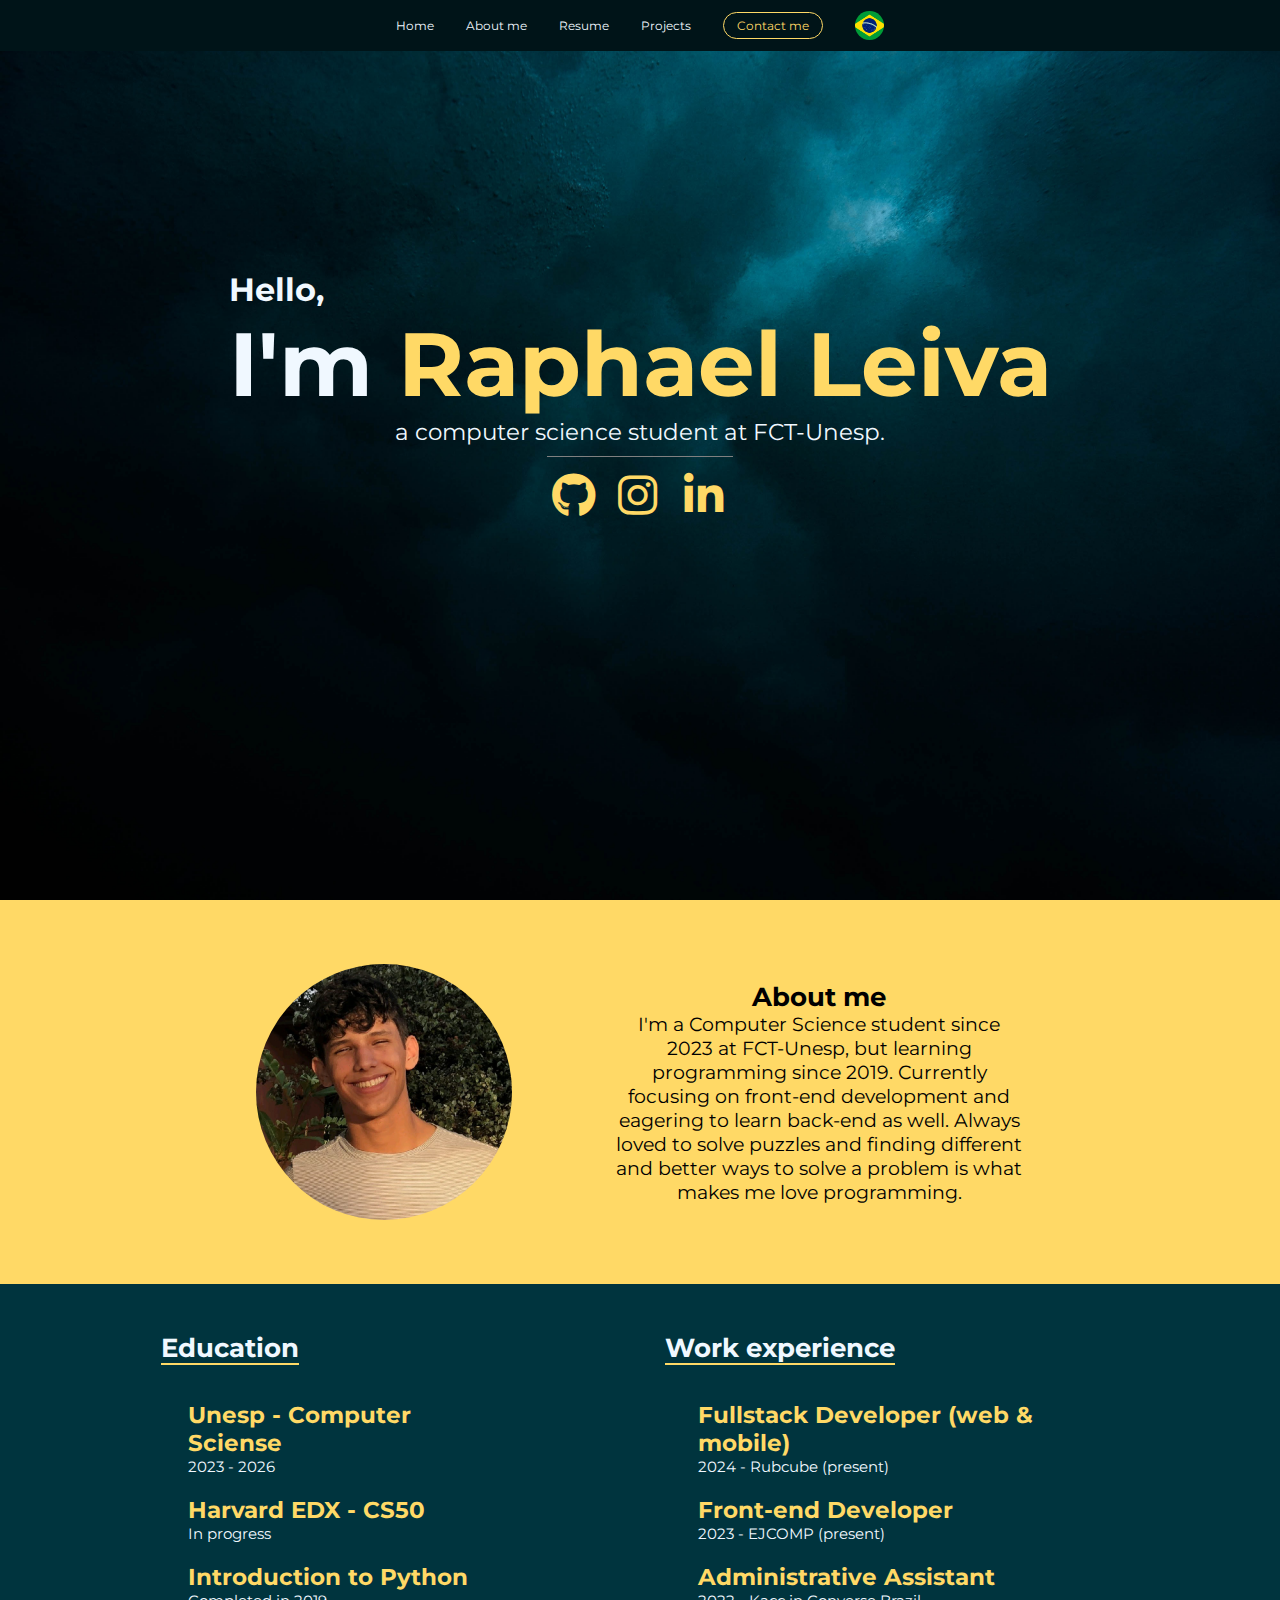
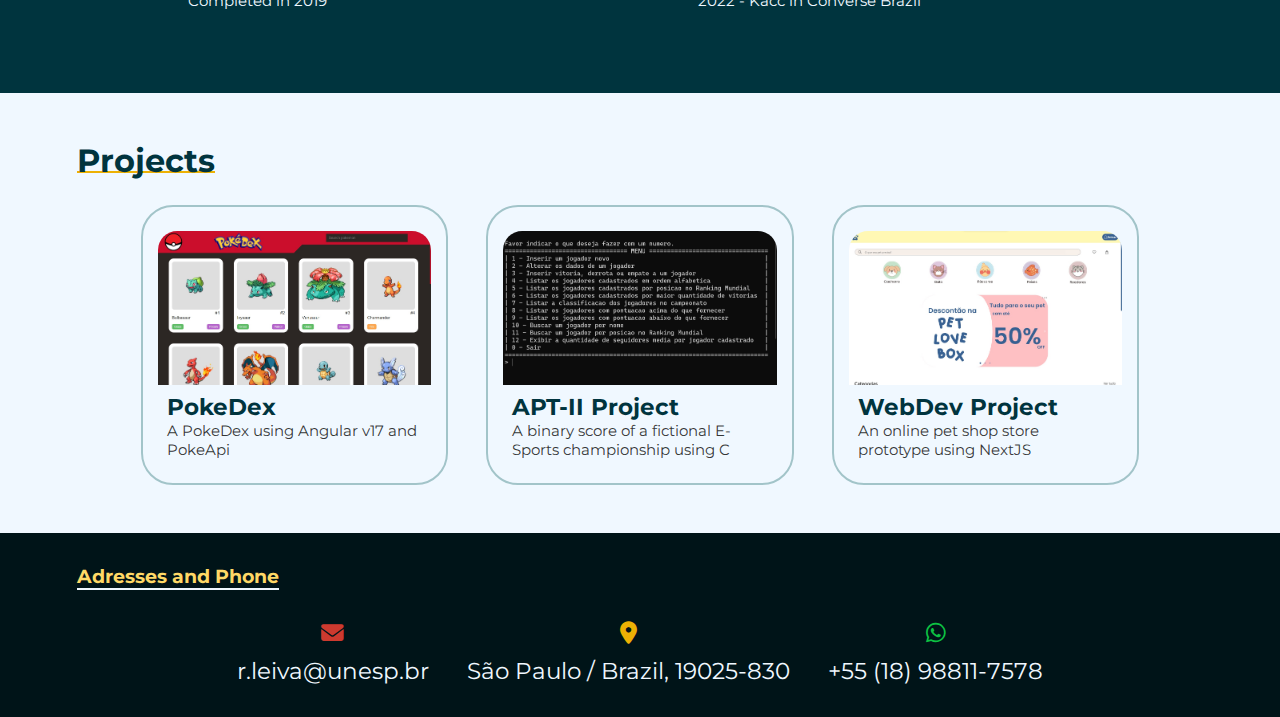
<file: index.html>
<!DOCTYPE html>
<html lang="en">

<head>
    <meta charset="UTF-8">
    <meta http-equiv="X-UA-Compatible" content="IE=edge">
    <meta name="viewport" content="width=device-width, initial-scale=1.0">
    <link rel="stylesheet" href="https://cdnjs.cloudflare.com/ajax/libs/font-awesome/6.1.0/css/all.min.css">
    <link rel="stylesheet" href="style.css">
    <link rel="shortcut icon" href="images/icone2.ico" type="image/x-icon">
    <title>Raphael Leiva | Computer Sciense Student</title>
</head>

<body>
    <header>
        <button class="horizontal-navbar-button" onclick="displayNavBar()" onblur="hideNavBar()">|||</button>
        <ul class="nav-bar" id="nav-bar">
            <li>
                <a href="#home">Home</a>
            </li>
            <li>
                <a href="#about">About me</a>
            </li>
            <li>
                <a href="#resume">Resume</a>
            </li>
            <li>
                <a href="#projects">Projects</a>
            </li>
        </ul>
        <a href="#contact"><button class="contact-button">Contact me</button></a>
        <a class="brazil-flag" href="/portfolio/pt-br"><img src="images/brazil-flag.png" alt="Mudar para pt-br"></a>
    </header>

    <div class="background" id="home">
        <div class="container-text">
            <div class="text">
                <h3>Hello,</h3>
                <h1>I'm <span>Raphael Leiva</span></h1>
                <p>a computer science student at FCT-Unesp.</p>
                <ul class="social-media">
                    <li>
                        <a href="https://github.com/RaphaelGLv"><i class="fa-brands fa-github"
                                style="color: #ffd966;"></i></a>
                    </li>
                    <li>
                        <a href="https://www.instagram.com/rapha.glv"><i class="fa-brands fa-instagram"
                                style="color: #ffd966;"></i></a>
                    </li>
                    <li>
                        <a href="https://www.linkedin.com/in/raphael-leiva/"><i class="fa-brands fa-linkedin-in"
                                style="color: #ffd966;"></i></i></a>
                    </li>
                </ul>
            </div>
        </div>
    </div>

    <section class="about-background" id="about">
        <div class="infos">
            <img class="profile-pic" src="images/profile.jpg" alt="Profile Picture">
            <ul class="info-text">
                <h3>About me</h3>
                <p>
                    I'm a Computer Science student since 2023 at FCT-Unesp, but learning programming since 2019.
                    Currently
                    focusing on front-end development and eagering to learn back-end as well. Always loved to solve
                    puzzles and finding different and better ways to solve a problem is what makes me love
                    programming.
                </p>
            </ul>
        </div>
    </section>

    <div class="resume-background">
        <section class="resume" id="resume">
            <div class="content">
                <h2>Education</h2>
                <ul class="hard-text">
                    <li>
                        <h3>Unesp - Computer Sciense</h3>
                        <p>2023 - 2026</p>
                    </li>
                    <li>
                        <h3>Harvard EDX - CS50</h3>
                        <p>In progress</p>
                    </li>
                    <li>
                        <h3>Introduction to Python</h3>
                        <p>Completed in 2019</p>
                    </li>
                </ul>
            </div>
            <div class="content">
                <h2>Work experience</h2>
                <ul class="hard-text">
                    <li>
                        <h3>Fullstack Developer (web & mobile)</h3>
                        <p>2024 - Rubcube (present)</p>
                    </li>
                    <li>
                        <h3>Front-end Developer</h3>
                        <p>2023 - EJCOMP (present)</p>
                    </li>
                    <li>
                        <h3>Administrative Assistant</h3>
                        <p>2022 - Kacc in Converse Brazil</p>
                    </li>
                </ul>
            </div>
        </section>
    </div>

    <section class="projects" id="projects">
        <ul class="projects-title">
            <h1>Projects</h1>
        </ul>
        <div class="projects-content">
            <a class="project" href="https://github.com/RaphaelGLv/PokeDex" target="_blank">
                <img src="images/pokedexProject-print.jpeg">
                <div class="project-description">
                    <h4>PokeDex</h4>
                    <p>A PokeDex using Angular v17 and PokeApi</p>
                </div>
            </a>
            <a class="project" href="https://github.com/RaphaelGLv/webDevProject" target="_blank">
                <img src="images/atpProject-print.jpeg">
                <div class="project-description">
                    <h4>APT-II Project</h4>
                    <p>A binary score of a fictional E-Sports championship using C</p>
                </div>
            </a>
            <a class="project" href="https://github.com/RaphaelGLv/ATPII-FP" target="_blank">
                <img src="images/webDevProject-print.jpeg">
                <div class="project-description">
                    <h4>WebDev Project</h4>
                    <p>An online pet shop store prototype using NextJS</p>
                </div>
            </a>
        </div>
    </section>

    <div class="contact" id="contact">
        <ul>
            <h3>Adresses and Phone</h3>
        </ul>
        <li>
            <a class="email"
                href="https://mail.google.com/mail/u/0/#inbox?compose=GTvVlcSBnptqKScNfhnwXnClLJnBFHhgSFhslrWtDlHgHVfmstTLXpfJvTHMjsfPWcjRZMNHNrsNt"><i
                    class="fa-solid fa-envelope" style="color: #cd3a2f;"></i>r.leiva@unesp.br</a>
            <a class="maps" href="https://goo.gl/maps/va97tnrnPz9FAL3d6"><i class="fa-sharp fa-solid fa-location-dot"
                    style="color: #edb104;"></i>São Paulo / Brazil, 19025-830</a>
            <a class="whats" href="https://wa.me/5518988117578"><i class="fa-brands fa-whatsapp"
                    style="color: #0dc143;"></i>+55 (18) 98811-7578</a>
        </li>
    </div>

    <script src="script.js"></script>
</body>

</html>
</file>
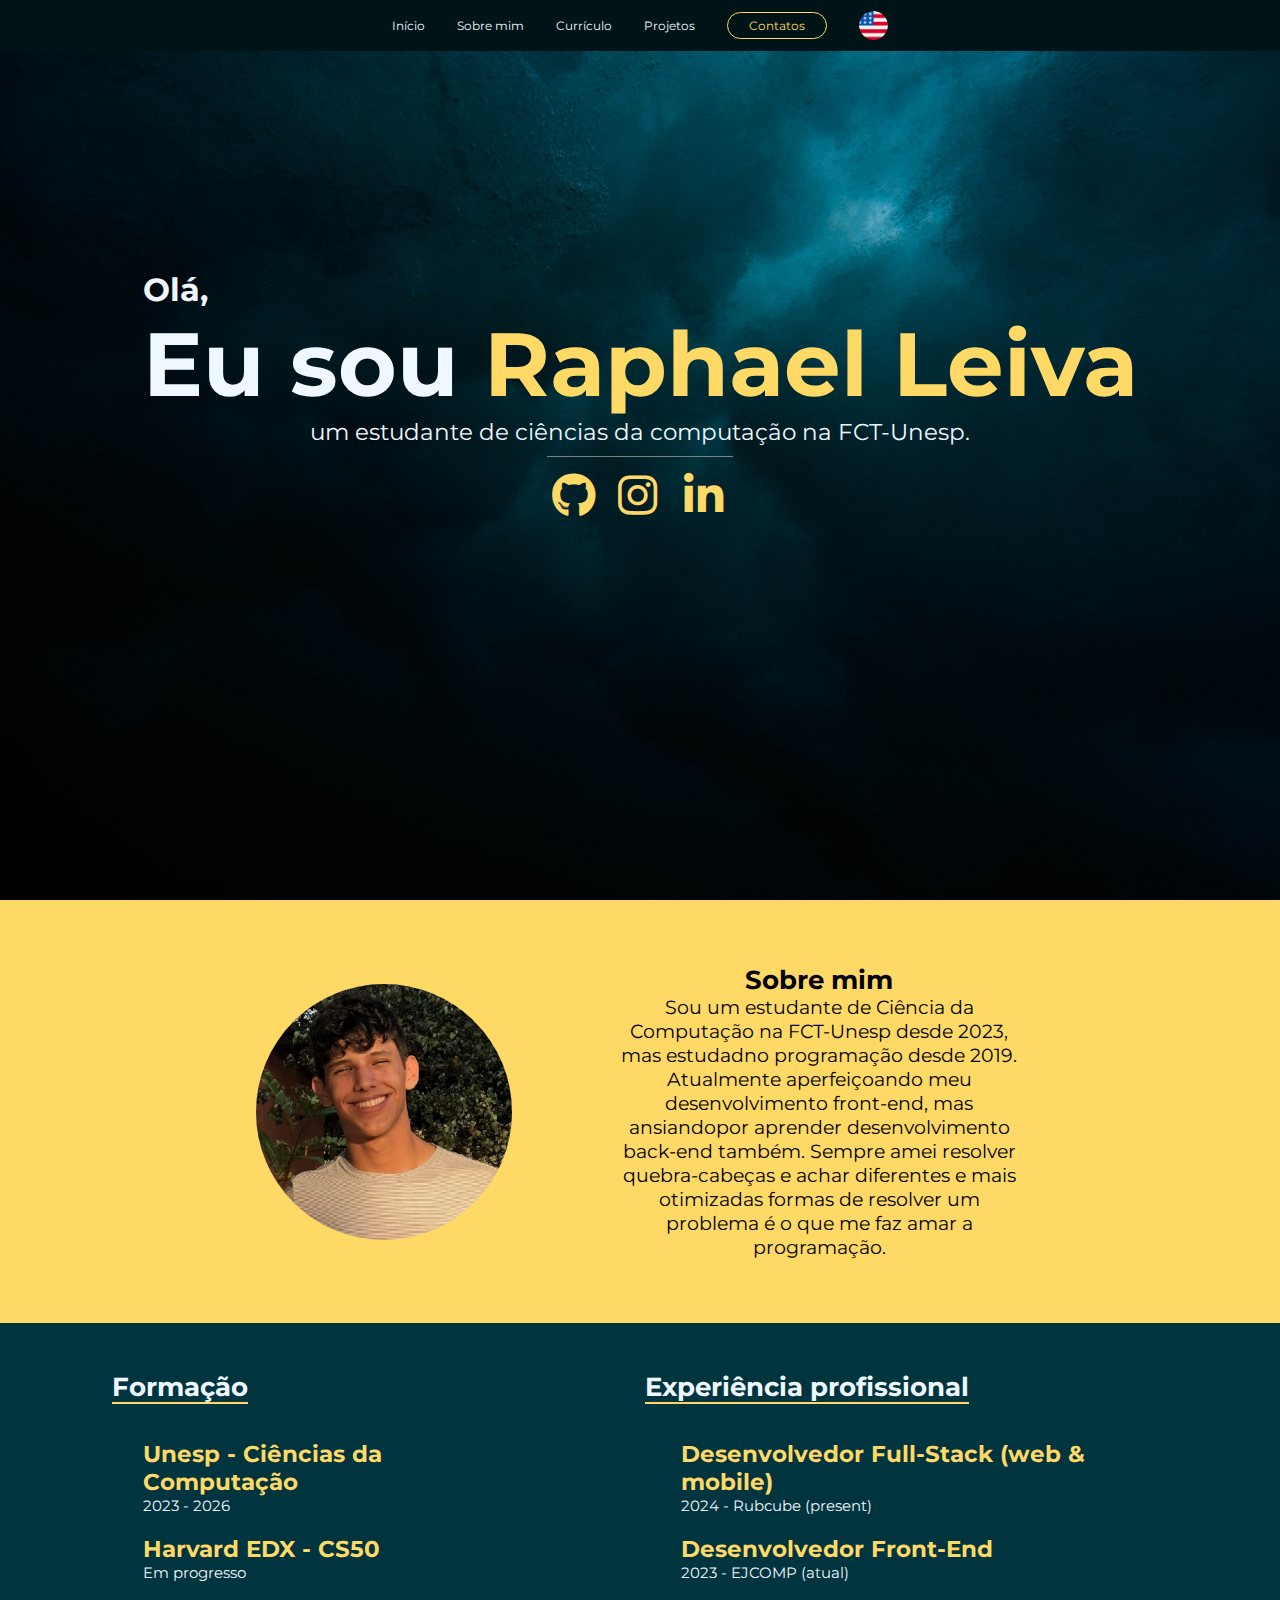
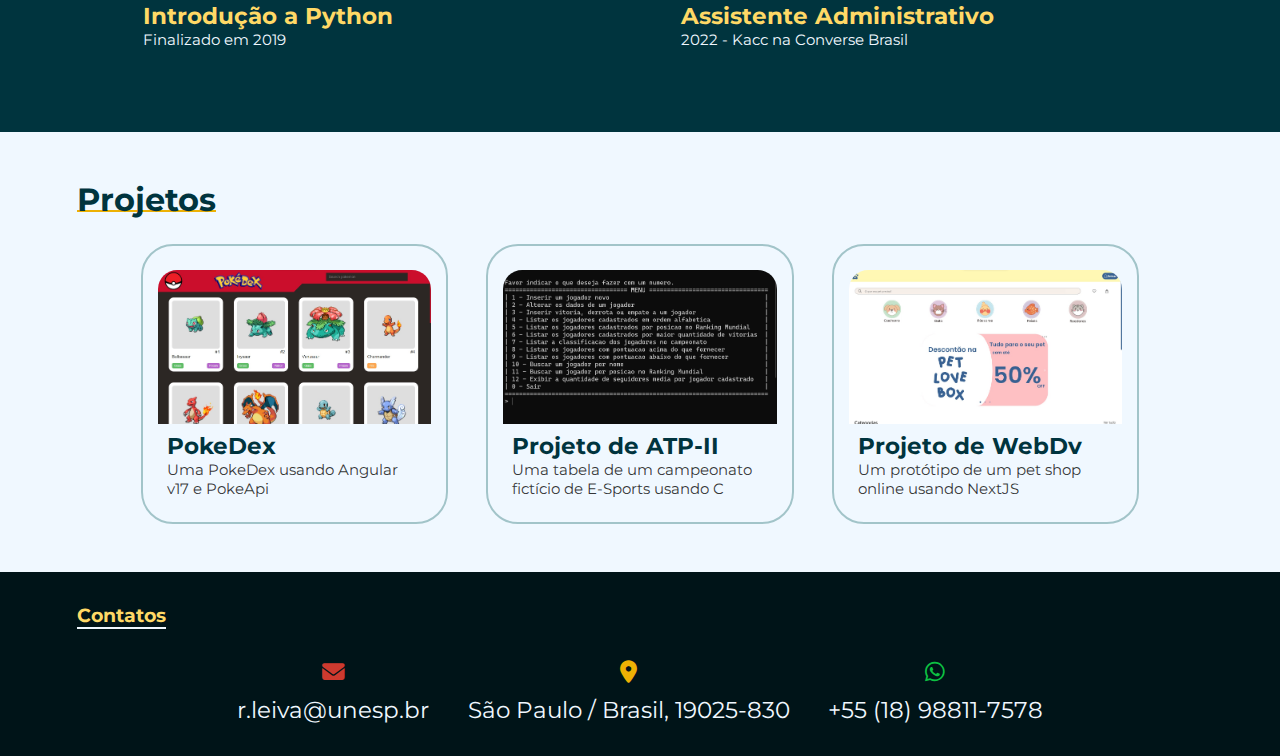
<file: pt-br.html>
<!DOCTYPE html>
<html lang="en">

<head>
    <meta charset="UTF-8">
    <meta http-equiv="X-UA-Compatible" content="IE=edge">
    <meta name="viewport" content="width=device-width, initial-scale=1.0">
    <link rel="stylesheet" href="https://cdnjs.cloudflare.com/ajax/libs/font-awesome/6.1.0/css/all.min.css">
    <link rel="stylesheet" href="style.css">
    <link rel="shortcut icon" href="images/icone2.ico" type="image/x-icon">
    <title>Raphael Leiva | Estudante de Ciências da Computação</title>
</head>

<body>
    <header>
        <button class="horizontal-navbar-button" onclick="displayNavBar()" onblur="hideNavBar()">|||</button>
        <ul class="nav-bar" id="nav-bar">
            <li>
                <a href="#home">Início</a>
            </li>
            <li>
                <a href="#about">Sobre mim</a>
            </li>
            <li>
                <a href="#resume">Currículo</a>
            </li>
            <li>
                <a href="#projects">Projetos</a>
            </li>
        </ul>
        <a href="#contact"><button class="contact-button">Contatos</button></a>
        <a class="usa-flag" href="/portfolio/"><img src="images/usa-flag.png" alt="Change to english"></a>
    </header>

    <div class="background" id="home">
        <div class="container-text">
            <div class="text">
                <h3>Olá,</h3>
                <h1>Eu sou <span>Raphael Leiva</span></h1>
                <p>um estudante de ciências da computação na FCT-Unesp.</p>
                <ul class="social-media">
                    <li>
                        <a href="https://github.com/RaphaelGLv"><i class="fa-brands fa-github"
                                style="color: #ffd966;"></i></a>
                    </li>
                    <li>
                        <a href="https://www.instagram.com/rapha.glv"><i class="fa-brands fa-instagram"
                                style="color: #ffd966;"></i></a>
                    </li>
                    <li>
                        <a href="https://www.linkedin.com/in/raphael-leiva/"><i class="fa-brands fa-linkedin-in"
                                style="color: #ffd966;"></i></i></a>
                    </li>
                </ul>
            </div>
        </div>
    </div>

    <section class="about-background" id="about">
        <div class="infos">
            <img class="profile-pic" src="images/profile.jpg" alt="Profile Picture">
            <ul class="info-text">
                <h3>Sobre mim</h3>
                <p>
                    Sou um estudante de Ciência da Computação na FCT-Unesp desde 2023, mas estudadno programação desde 2019.
                    Atualmente aperfeiçoando meu desenvolvimento front-end, mas ansiandopor aprender desenvolvimento
                    back-end também. Sempre amei resolver quebra-cabeças e achar diferentes e mais otimizadas formas de
                    resolver um problema é o que me faz amar a programação.
                </p>
            </ul>
        </div>
    </section>

    <div class="resume-background">
        <section class="resume" id="resume">
            <div class="content">
                <h2>Formação</h2>
                <ul class="hard-text">
                    <li>
                        <h3>Unesp - Ciências da Computação</h3>
                        <p>2023 - 2026</p>
                    </li>
                    <li>
                        <h3>Harvard EDX - CS50</h3>
                        <p>Em progresso</p>
                    </li>
                    <li>
                        <h3>Introdução a Python</h3>
                        <p>Finalizado em 2019</p>
                    </li>
                </ul>
            </div>
            <div class="content">
                <h2>Experiência profissional</h2>
                <ul class="hard-text">
                    <li>
                        <h3>Desenvolvedor Full-Stack (web & mobile)</h3>
                        <p>2024 - Rubcube (present)</p>
                    </li>
                    <li>
                        <h3>Desenvolvedor Front-End</h3>
                        <p>2023 - EJCOMP (atual)</p>
                    </li>
                    <li>
                        <h3>Assistente Administrativo</h3>
                        <p>2022 - Kacc na Converse Brasil</p>
                    </li>
                </ul>
            </div>
        </section>
    </div>

    <section class="projects" id="projects">
        <ul class="projects-title">
            <h1>Projetos</h1>
        </ul>
        <div class="projects-content">
            <a class="project" href="https://github.com/RaphaelGLv/PokeDex" target="_blank">
                <img src="images/pokedexProject-print.jpeg">
                <div class="project-description">
                    <h4>PokeDex</h4>
                    <p>Uma PokeDex usando Angular v17 e PokeApi</p>
                </div>
            </a>
            <a class="project" href="https://github.com/RaphaelGLv/webDevProject" target="_blank">
                <img src="images/atpProject-print.jpeg">
                <div class="project-description">
                    <h4>Projeto de ATP-II</h4>
                    <p>Uma tabela de um campeonato fictício de E-Sports usando C</p>
                </div>
            </a>
            <a class="project" href="https://github.com/RaphaelGLv/ATPII-FP" target="_blank">
                <img src="images/webDevProject-print.jpeg">
                <div class="project-description">
                    <h4>Projeto de WebDv</h4>
                    <p>Um protótipo de um pet shop online usando NextJS</p>
                </div>
            </a>
        </div>
    </section>

    <div class="contact" id="contact">
        <ul>
            <h3>Contatos</h3>
        </ul>
        <li>
            <a class="email"
                href="https://mail.google.com/mail/u/0/#inbox?compose=GTvVlcSBnptqKScNfhnwXnClLJnBFHhgSFhslrWtDlHgHVfmstTLXpfJvTHMjsfPWcjRZMNHNrsNt"><i
                    class="fa-solid fa-envelope" style="color: #cd3a2f;"></i>r.leiva@unesp.br</a>
            <a class="maps" href="https://goo.gl/maps/va97tnrnPz9FAL3d6"><i class="fa-sharp fa-solid fa-location-dot"
                    style="color: #edb104;"></i>São Paulo / Brasil, 19025-830</a>
            <a class="whats" href="https://wa.me/5518988117578"><i class="fa-brands fa-whatsapp"
                    style="color: #0dc143;"></i>+55 (18) 98811-7578</a>
        </li>
    </div>

    <script src="script.js"></script>
</body>

</html>
</file>
<file: style.css>
@import url('https://fonts.googleapis.com/css2?family=Montserrat:ital,wght@0,200;0,500;1,200&display=swap');

:root {
    --darkBlue: #001418;
    --midBlue: #00343e;
    --lightBlue: #a2c4c9;
    --darkYellow: #edb104;
    --lightYellow: #ffd966;
}

* {
    margin: 0;
    padding: 0;
    box-sizing: border-box;
    text-decoration: none;
    list-style: none;
    font-family: "Montserrat", sans-serif;
}

html,
body {
    scroll-behavior: smooth;
    overflow-x: hidden;
    overflow-y: scroll;
}

::-webkit-scrollbar {
    background-color: var(--darkBlue);
    width: 2px;
}

::-webkit-scrollbar-thumb {
    background-color: var(--darkYellow);
    border-radius: 20px;
}

.background {
    background: linear-gradient(rgba(0, 0, 0, 0.5), rgba(0, 0, 0, 0.5));
    background-image: url(images/header-background3.jpg);
    background-size: cover;
    background-position: center;
    width: 100%;
    height: 100vh;
}

header {
    display: flex;
    align-items: center;
    justify-content: center;
    gap: 2rem;

    width: 100%;
    padding: 0.7rem 1rem;

    position: fixed;
    top: 0;
    z-index: 100;

    background-color: var(--darkBlue);

    @media (max-width: 500px) {
        justify-content: end;
        gap: 1rem;
    }
}

.horizontal-navbar-button {
    position: absolute;
    visibility: hidden;

    @media (max-width: 500px) {
        visibility: visible;

        transform: rotate(90deg);

        left: 1rem;

        height: 1.5rem;
        width: 1.5rem;
        padding: 5px;
        padding-bottom: 24px;

        background-color: transparent;
        border: none;
        border-radius: 8px;
        color: white;

        transition: background-color ease-in-out 0.15s;
    }
}

.horizontal-navbar-button:hover {
    background-color: var(--midBlue);
}

.nav-bar {
    display: flex;
    align-items: center;
    justify-content: center;
    gap: 2rem;

    height: 100%;
    width: fit-content;

    font-size: 12px;
    text-align: center;

    cursor: default;

    @media (max-width: 500px) {
        visibility: hidden;

        flex-direction: column;
        align-items: start;
        gap: 1rem;

        position: fixed;
        left: 0rem;
        top: 3rem;

        background-color: var(--darkBlue);

        height: fit-content;
        padding: 1rem;
    }
}

.nav-bar a {
    color: aliceblue;
    font-size: 12px;
}

.nav-bar a:hover {
    color: var(--lightYellow);
    transition: 0.3s all;

    @media (max-width: 767px) {
        transition: none;
    }
}

.contact-button {
    color: var(--lightYellow);
    background: transparent;
    border: solid 1px var(--lightYellow);
    padding: 5px;
    border-radius: 15px;
    font-size: 12px;
    width: 100px;
    cursor: pointer;
}

.contact-button:hover {
    background-color: var(--lightYellow);
    color: var(--darkBlue);
    transition: 0.3s;
}

.brazil-flag, .usa-flag {
    display: flex;
    align-items: center;
    justify-content: center;

    height: 1.8rem;
    width: 1.8rem;
    border-radius: 50%;

    overflow: hidden;

    img {
        height: 1.8rem;
        width: auto;
    }
}

.container-text {
    display: flex;
    justify-content: center;
    padding: 0 10%;
    padding-top: 30vh;
}

.text {
    color: aliceblue;
    font-size: 3.5vmax;
}

.text h1 span {
    color: var(--lightYellow);
}

.text h3 {
    font-size: 2.5vmax;
}

.text p {
    text-align: center;
    font-size: 1.8vmax;
    padding-bottom: 10px;
}

.social-media {
    width: fit-content;
    border-top: solid 1px gray;
    margin: 0 auto;
    padding-top: 7px;
    cursor: default;
}

.social-media li {
    display: inline-block;
    padding: 5px;
    width: 1.2em;
    transition: all .2s ease-in-out;
}

.social-media li:hover {
    transform: scale(1.2);
}

.about-background {
    background: var(--lightYellow);
    height: fit-content;
    width: 100%;
    padding: 4rem 0;

    text-align: center;
}

.infos {
    display: flex;
    align-items: center;
    gap: 8vmax;

    width: 60%;

    margin: auto;

    @media (max-width: 767px) {
        flex-direction: column;
    }
}

.profile-pic {
    height: 20vmax;
    width: 20vmax;
    border-radius: 50%;
}

.info-text {
    word-wrap: break-word;

    h3 {
        font-size: 2vmax;
    }

    p {
        font-size: 1.5vmax;
    }
}

.resume-background {
    color: aliceblue;
    background-color: var(--midBlue);
    height: fit-content;
    width: 100%;
    padding: 3rem 0;
}

.resume {
    display: flex;
    align-items: start;
    justify-content: space-evenly;

    width: 100%;

    @media (max-width: 767px) {
        flex-direction: column;
        align-items: center;

        width: 80%;
        margin: auto;
    }
}

.resume h2 {
    width: fit-content;
    border-bottom: solid 2px var(--lightYellow);
    font-size: 2vmax;
}

.content {
    position: relative;

    display: flex;
    flex-direction: column;
    justify-content: center;
    
    height: 100%;

    @media (max-width: 767px) {
        width: 100%;
        text-align: center;
    }
}

.hard-text {
    width: 90%;
    margin: 2vmax auto;
}

.hard-text li {
    padding: 10px;

    h3 {
        color: var(--lightYellow);
        font-size: 1.8vmax;
    }

    p {
        font-size: 1.2vmax;
    }
}

.projects {
    background-color: aliceblue;
    width: 100%;
    height: fit-content;
    padding: 3rem 0;
}

.projects ul {
    display: flex;
    width: 100%;
}

.projects-title {
    color: var(--midBlue);
    height: 2rem;
    margin-left: 6%;
}

.projects-title h1 {
    border-bottom: solid 2px var(--darkYellow);

}

.projects-content {
    display: flex;
    align-items: center;
    justify-content: space-evenly;
    gap: 2vmax;

    height: 100%;
    width: 80%;
    margin: auto;
    margin-top: 2rem    ;

    @media (max-width: 767px) {
        flex-direction: column;
    }
}

.projects-content img {
    height: 12vmax;
    width: auto;

    border-radius: 1.2rem 1.2rem 0 0;

    @media (max-width: 767px) {
        height: 15vmin;

        border-radius: 1.2rem 0 0 1.2rem;
    }
}

.project {
    display: flex;
    flex-direction: column;
    align-items: center;
    gap: 0.5rem;

    width: 30%;
    padding: 1.5rem;

    border: 2px solid var(--lightBlue);
    border-radius: 2rem;

    transition: transform 0.1s ease-in-out, background-color 0.1s ease-in-out;

    @media (max-width: 767px) {
        flex-direction: row;

        width: 100%;
        padding: 1rem;

    }
}

.project:hover {
    transform: scale(1.05);
    background-color: var(--lightBlue);
}

.project-description {
    width: 100%;
    word-wrap: break-word;

    h4 {
        color: var(--midBlue);
        font-size: 1.8vmax;
    }

    p {
        color: rgba(0, 0, 0, 0.8);
        font-size: 1.2vmax;
    }

    @media (max-width: 767px) {
        align-self: flex-start;
        height: 100%;

        h4 {
            font-size: 2.5vmax;
        }

        p {
            font-size: 2vmax;
        }
    }
}

.contact {
    background-color: var(--darkBlue);
    height: fit-content;
    width: 100%;
    display: inline-block;
    justify-content: flex-start;
    bottom: 0;
    padding: 2rem 0;
}

.contact ul {
    margin-left: 6%;
    border-bottom: solid 2px aliceblue;
    color: var(--lightYellow);
    width: fit-content;
}

.contact li {
    display: flex;
    justify-content: center;
    gap: 3vmax;

    font-size: 2.5vmin;
    text-align: center;
    color: aliceblue;
    
    margin-top: 2rem;
    width: 100%;

    @media (max-width: 767px) {
        flex-direction: column;
        align-items: center;
    }
}

.contact li a {
    display: flex;
    flex-direction: column;
    gap: 1vmax;

    color: aliceblue;
    transition: all .2s ease-in-out;
}

.contact li a:hover {
    transform: scale(1.2);
}

.email:hover {
    color: #cd3a2f;
}

.maps:hover {
    color: var(--darkYellow);
}

.whats:hover {
    color: #0dc143;
}
</file>
